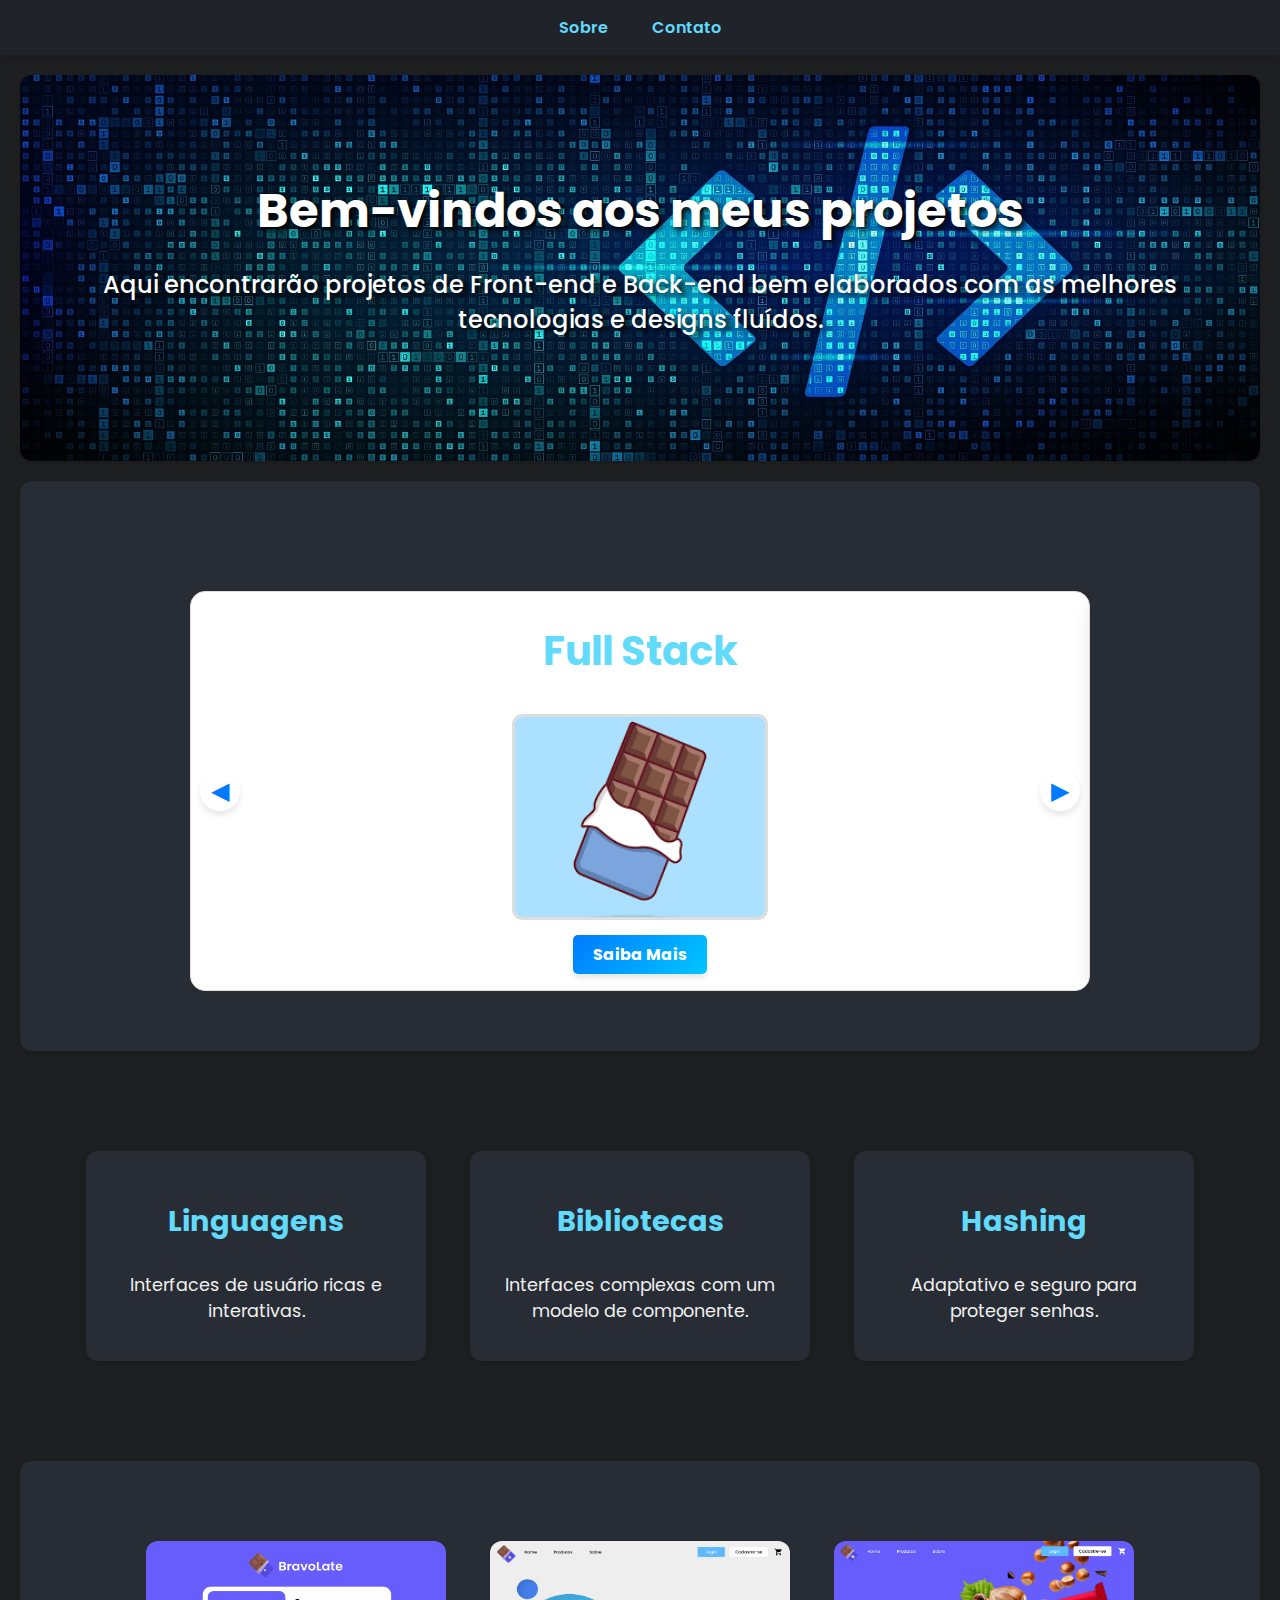
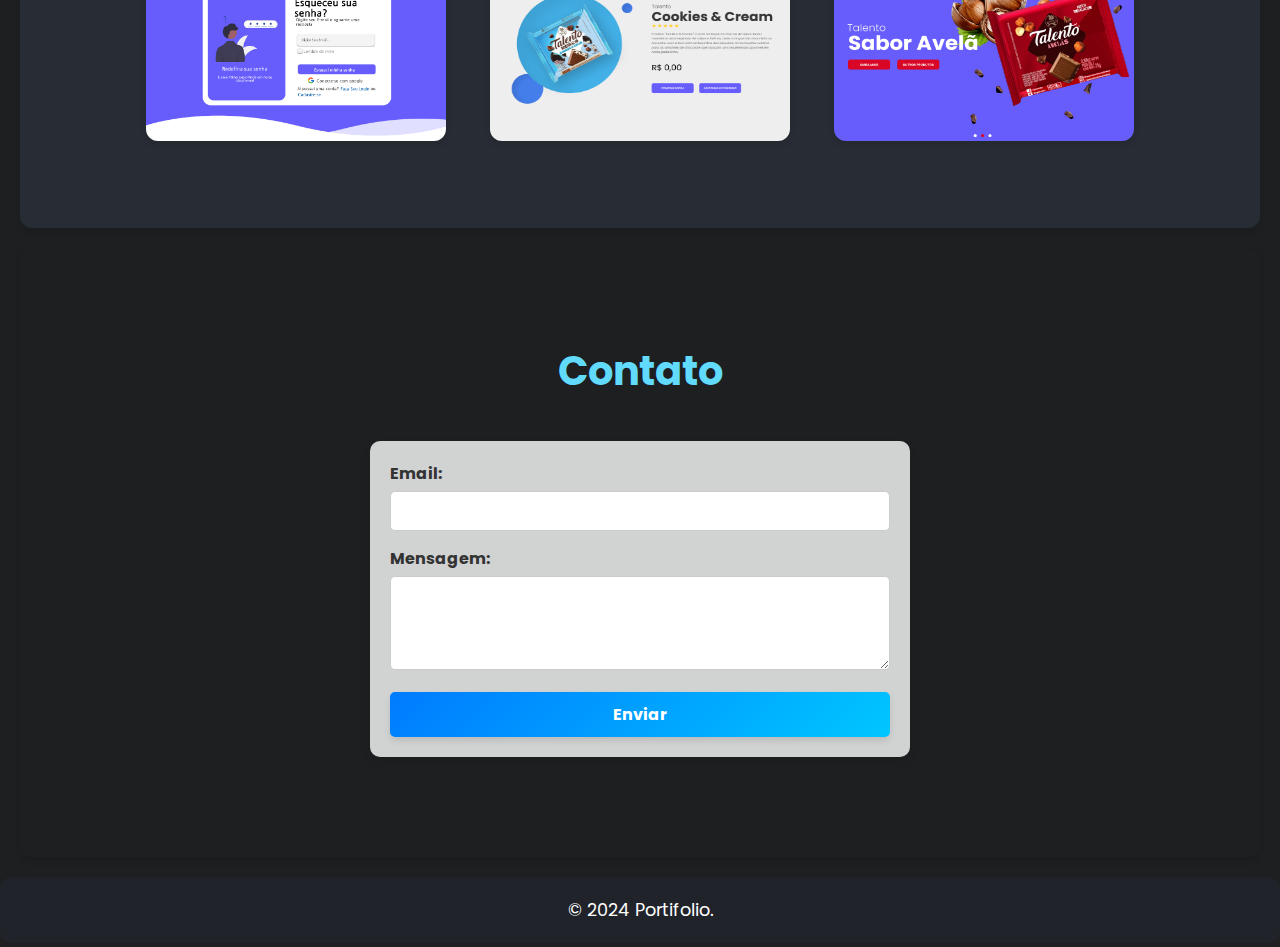
<file: Portifolio/index.html>
<!DOCTYPE html>
<html lang="pt-BR">

<head>
    <meta charset="UTF-8">
    <meta name="viewport" content="width=device-width, initial-scale=1.0">
    <link rel="preconnect" href="https://fonts.googleapis.com">
    <link rel="preconnect" href="https://fonts.gstatic.com" crossorigin>
    <link href="https://fonts.googleapis.com/css2?family=Roboto:wght@400;500;700&display=swap" rel="stylesheet">
    <link rel="preconnect" href="https://fonts.googleapis.com">
    <link rel="preconnect" href="https://fonts.gstatic.com" crossorigin>
    <link href="https://fonts.googleapis.com/css2?family=Poppins:wght@400;500;600;700&display=swap" rel="stylesheet">
    <title>Portifólio</title>
    <link rel="stylesheet" href="styles.css">
</head>

<body>
    <header>
        <nav>
            <ul>
                <li><a href="#about">Sobre</a></li>
                <li><a href="#contact">Contato</a></li>
            </ul>
        </nav>
    </header>

    <section id="home" class="hero-section">
        <h1>Bem-vindos aos meus projetos</h1>
        <p> Aqui encontrarão projetos de Front-end e Back-end bem
            elaborados com as melhores tecnologias e designs fluídos.</p>
    </section>

    <section id="about" class="about-section">
        <div class="carousel">
            <button class="prev">&#9664;</button>
            <div class="card-wrapper">
                <div class="card-container">
                    <div class="card">
                        <h2>Full Stack</h2>
                        <img src="./img/bravolate.png" alt="projetofullstack">
                        <a href="./fullstack/index.html" class="btn">Saiba Mais</a>
                    </div>
                    <div class="card">
                        <h2>Over Night</h2>
                        <img src="./img/overnightloja.png" alt="overnightloja">
                        <a href="./overnight/index.html" class="btn">Saiba Mais</a>
                    </div>
                    <div class="card">
                        <h2>Projeto Web</h2>
                        <img src="./img/projetoweb.png" alt="projetoweb">
                        <a href="./projetoweb/index.html" class="btn">Saiba Mais</a>
                    </div>
                    <div class="card">
                        <h2>Car Crash</h2>
                        <img src="./img/carcrashplay.jpg" alt="jogodecarro">
                        <a href="./carcrash/index.html" class="btn">Saiba Mais</a>
                    </div>
                    <div class="card">
                        <h2>Pizzaria</h2>
                        <img src="./img/pizzaria.jfif" alt="pizzaria">
                        <a href="./pizzaria/index.html" class="btn">Saiba Mais</a>
                    </div>
                    <div class="card">
                        <h2>Projeto JS</h2>
                        <img src="./img/projetojs.jpg" alt="projetojs">
                        <a href="./projetojs/index.html" class="btn">Saiba Mais</a>
                    </div>
                    <div class="card">
                        <h2>App Play</h2>
                        <img src="./img/appplay.png" alt="appplay">
                        <a href="./appplay/index.html" class="btn">Saiba Mais</a>
                    </div>
                </div>
            </div>
            <button class="next">&#9654;</button>
        </div>
    </section>

    <section id="features" class="features-section">
        <div class="feature-card">
            <h3>Linguagens</h3>
            <p>Interfaces de usuário ricas e interativas.</p>
        </div>
        <div class="feature-card">
            <h3>Bibliotecas</h3>
            <p>Interfaces complexas com um modelo de componente.</p>
        </div>
        <div class="feature-card">
            <h3>Hashing</h3>
            <p> Adaptativo e seguro para proteger senhas.</p>
        </div>
    </section>

    <section id="screenshots" class="screenshots-section">
        <div class="screenshot-card">
            <img src="./img/bravolate4.png" alt="Screenshot 1">
        </div>
        <div class="screenshot-card">
            <img src="./img/bravolate5.png" alt="Screenshot 2">
        </div>
        <div class="screenshot-card">
            <img src="./img/bravolate2.png" alt="Screenshot 3">
        </div>
    </section>

    <section id="contact" class="contact-section">
        <h2>Contato</h2>
        <div class="contact-form">
            <form action="mailto:gabriellyemilypinheiro@gmail.com" method="POST" enctype="text/plain">
                <label for="email">Email:</label>
                <input type="email" id="email" name="email" required>
    
                <label for="message">Mensagem:</label>
                <textarea id="message" name="message" rows="4" required></textarea>
    
                <button type="submit">Enviar</button>
            </form>
        </div>
    </section>

    <footer>
        <p>&copy; 2024 Portifolio.</p>
    </footer>

    <script src="./script.js"></script>
</body>

</html>
</file>
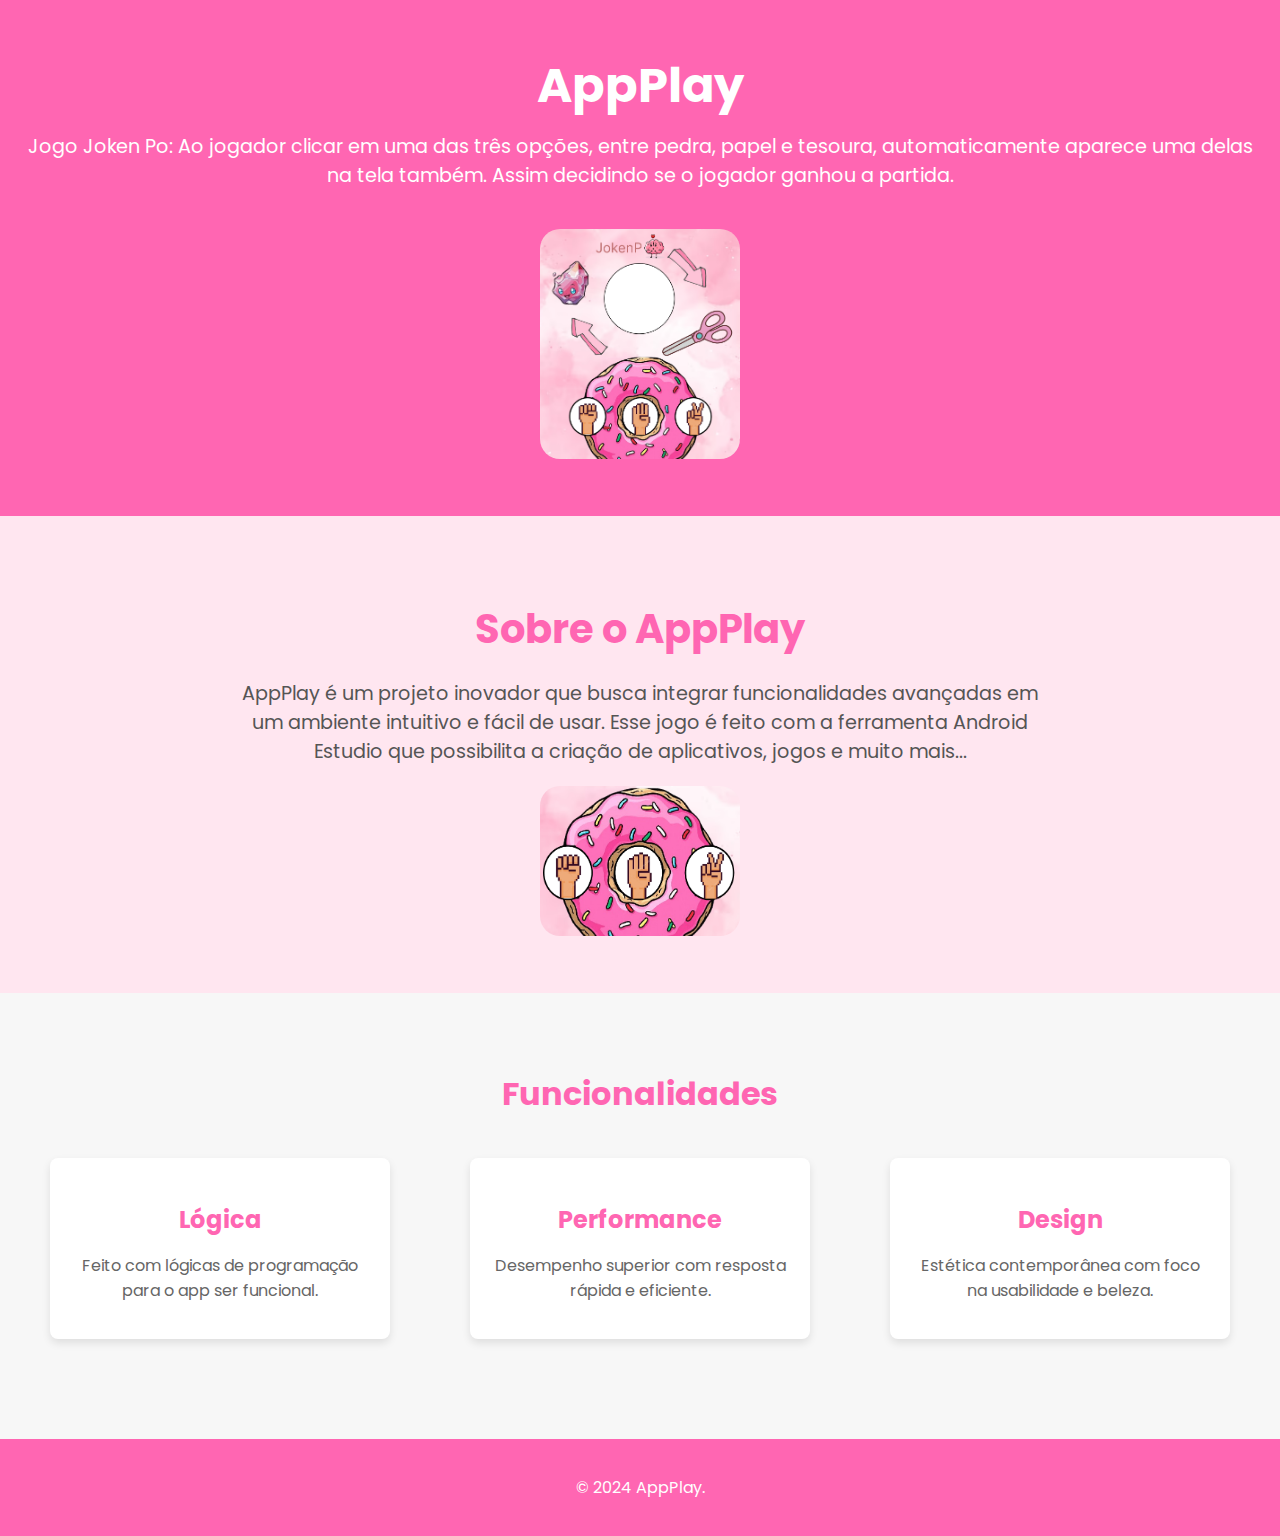
<file: Portifolio/appplay/index.html>
<!DOCTYPE html>
<html lang="pt-BR">
<head>
    <meta charset="UTF-8">
    <meta name="viewport" content="width=device-width, initial-scale=1.0">
    <link rel="preconnect" href="https://fonts.googleapis.com">
    <link rel="preconnect" href="https://fonts.gstatic.com" crossorigin>
    <link href="https://fonts.googleapis.com/css2?family=Poppins:wght@400;500;600;700&display=swap" rel="stylesheet">
    <title>AppPlay - Apresentação do Projeto</title>
    <link rel="stylesheet" href="./styles.css">
</head>
<body>
    <header class="header">
        <h1>AppPlay</h1>
        <p>Jogo Joken Po: Ao jogador clicar em uma das três opções, entre pedra, papel e tesoura, automaticamente aparece uma delas na tela também. Assim decidindo se o jogador ganhou a partida.</p>
        <img class="img1" src="../img/appplay2.png" alt="">   </header>
    

    <section class="hero-section">
        <div class="hero-content">
            <h2>Sobre o AppPlay</h2>
            <p>AppPlay é um projeto inovador que busca integrar funcionalidades avançadas em um ambiente intuitivo e fácil de usar. Esse jogo é feito com a ferramenta Android Estudio que possibilita a criação de aplicativos, jogos e muito mais...</p>
        </div>
        <img src="../img/appplay.png" alt="">
    </section>

    <section class="features-section">
        <h2>Funcionalidades</h2>
        <div class="features-container">
            <div class="feature-card">
                <h3>Lógica</h3>
                <p>Feito com lógicas de programação para o app ser funcional.</p>
            </div>
            <div class="feature-card">
                <h3>Performance</h3>
                <p>Desempenho superior com resposta rápida e eficiente.</p>
            </div>
            <div class="feature-card">
                <h3>Design</h3>
                <p>Estética contemporânea com foco na usabilidade e beleza.</p>
            </div>
        </div>
        
    </section>

    <footer>
        <p>&copy; 2024 AppPlay.</p>
    </footer>
</body>
</html>
</file>
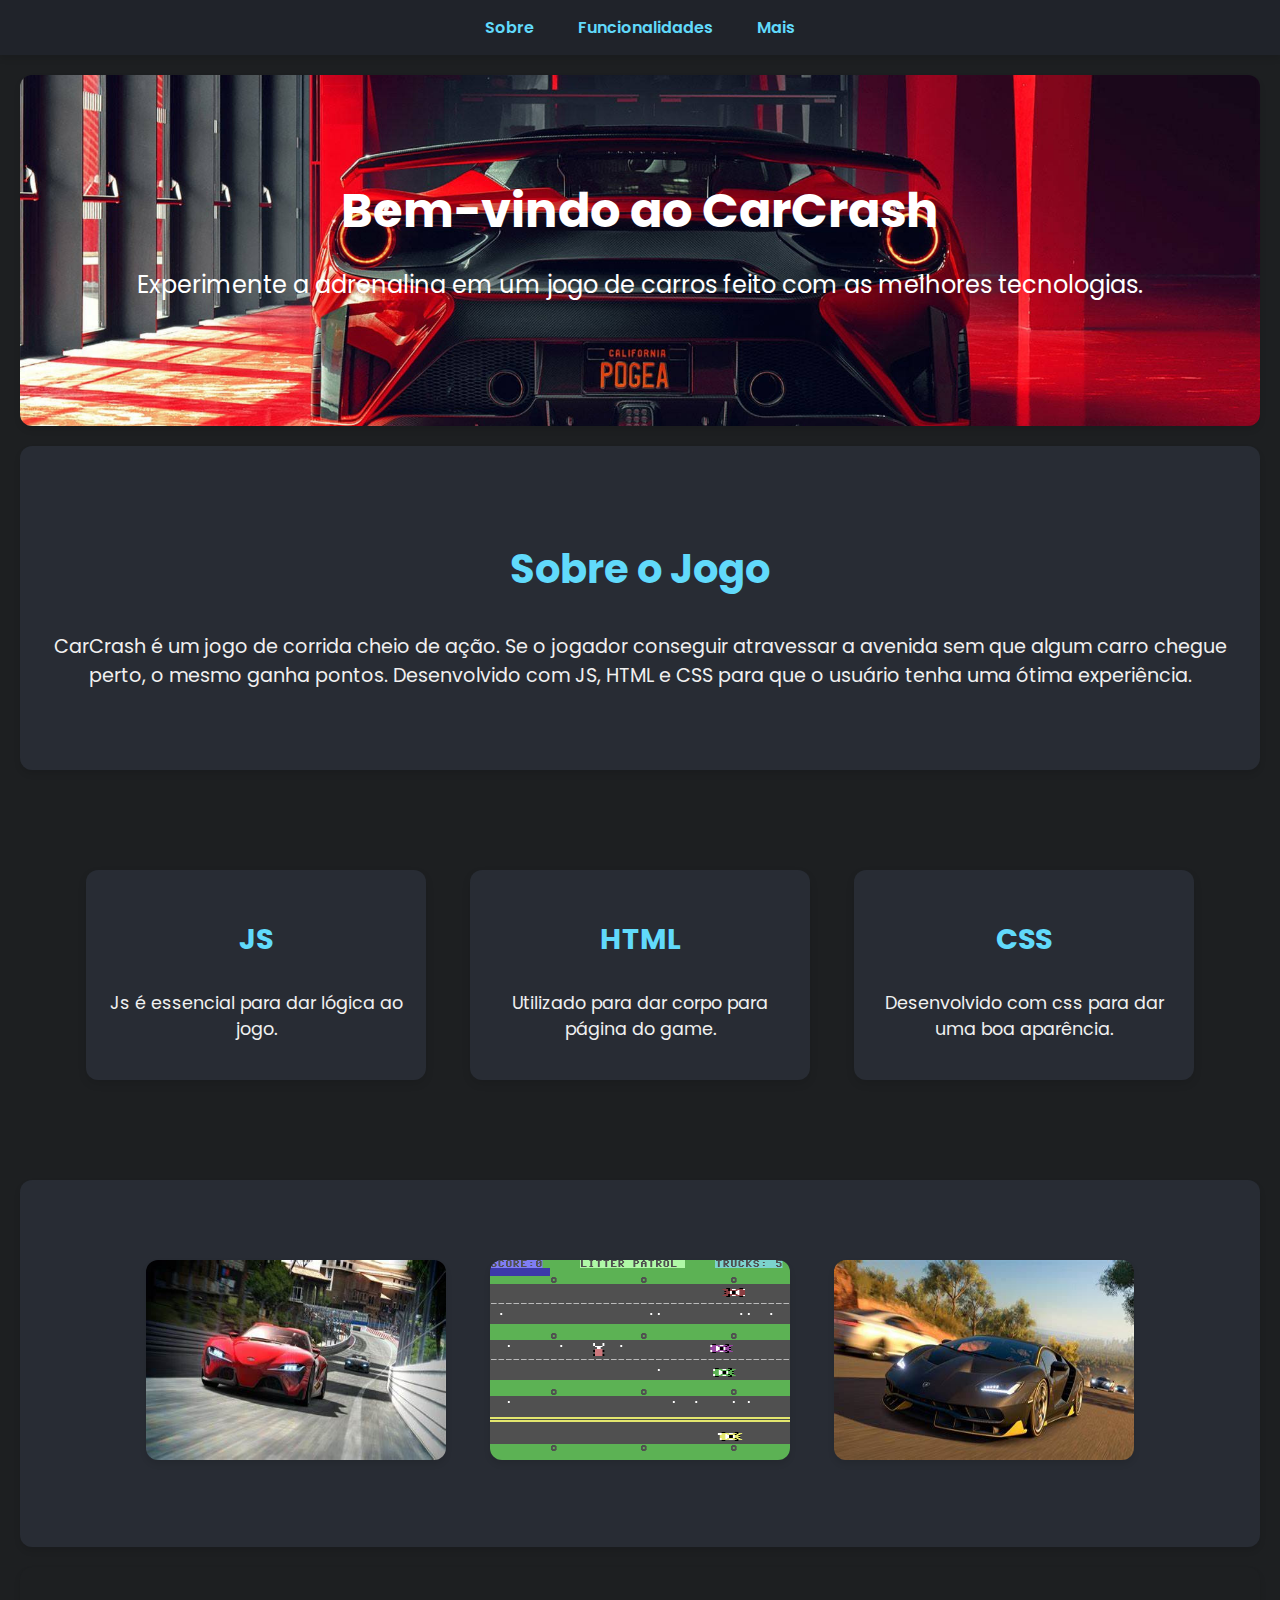
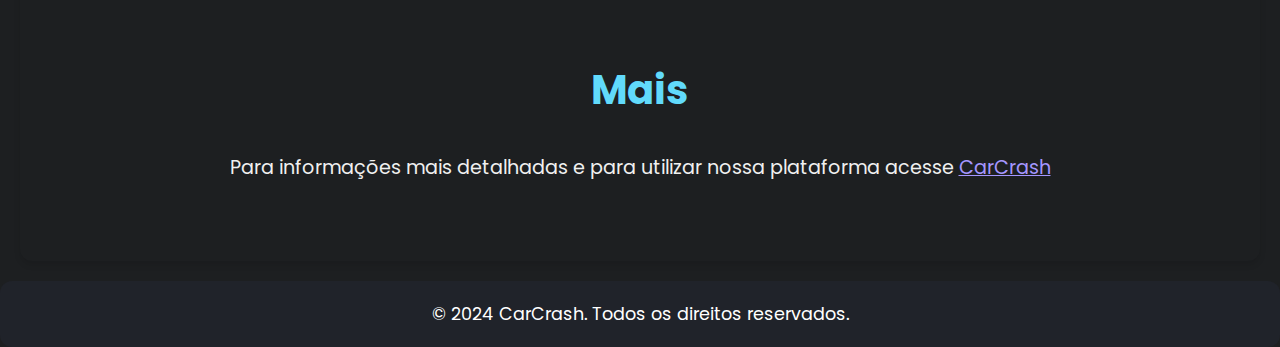
<file: Portifolio/carcrash/index.html>
<!DOCTYPE html>
<html lang="pt-BR">

<head>
    <meta charset="UTF-8">
    <meta name="viewport" content="width=device-width, initial-scale=1.0">
    <link rel="preconnect" href="https://fonts.googleapis.com">
    <link rel="preconnect" href="https://fonts.gstatic.com" crossorigin>
    <link href="https://fonts.googleapis.com/css2?family=Roboto:wght@400;500;700&display=swap" rel="stylesheet">
    <link rel="preconnect" href="https://fonts.googleapis.com">
    <link rel="preconnect" href="https://fonts.gstatic.com" crossorigin>
    <link href="https://fonts.googleapis.com/css2?family=Poppins:wght@400;500;600;700&display=swap" rel="stylesheet">
    <title>CarCrash - Jogo de Carros</title>
    <link rel="stylesheet" href="./styles.css">
</head>

<body>
    <header>
        <nav>
            <ul>
                <li><a href="#about">Sobre</a></li>
                <li><a href="#features">Funcionalidades</a></li>
                <li><a href="#contact">Mais</a></li>
            </ul>
        </nav>
    </header>

    <section id="home" class="hero-section">
        <h1>Bem-vindo ao CarCrash</h1>
        <p>Experimente a adrenalina em um jogo de carros feito com as melhores tecnologias.</p>
    </section>

    <section id="about" class="about-section">
        <h2>Sobre o Jogo</h2>
        <p>CarCrash é um jogo de corrida cheio de ação. Se o jogador conseguir atravessar a avenida sem que algum carro chegue perto,
             o mesmo ganha pontos. Desenvolvido com JS, HTML e CSS para que o usuário tenha uma ótima experiência.</p>
    </section>

    <section id="features" class="features-section">
        <div class="feature-card">
            <h3>JS</h3>
            <p>Js é essencial para dar lógica ao jogo.</p>
        </div>
        <div class="feature-card">
            <h3>HTML</h3>
            <p>Utilizado para dar corpo para página do game.</p>
        </div>
        <div class="feature-card">
            <h3>CSS</h3>
            <p>Desenvolvido com css para dar uma boa aparência.</p>
        </div>
    </section>

    <section id="screenshots" class="screenshots-section">
        <div class="screenshot-card">
            <img src="../img/jogodecarro2.jfif" alt="Screenshot 1">
        </div>
        <div class="screenshot-card">
            <img src="../img/jogocarro.png" alt="Screenshot 2">
        </div>
        <div class="screenshot-card">
            <img src="../img/jogodecarro3.jfif" alt="Screenshot 3">
        </div>
    </section>

    <section id="contact" class="contact-section">
        <h2>Mais</h2>
        <p>Para informações mais detalhadas e para utilizar nossa plataforma acesse <a
                href="https://github.com/Gabyemily13/Jogo" target="_blank" class="github-link">CarCrash</a></p>
    </section>

    <footer>
        <p>&copy; 2024 CarCrash. Todos os direitos reservados.</p>
    </footer>
</body>

</html>
</file>
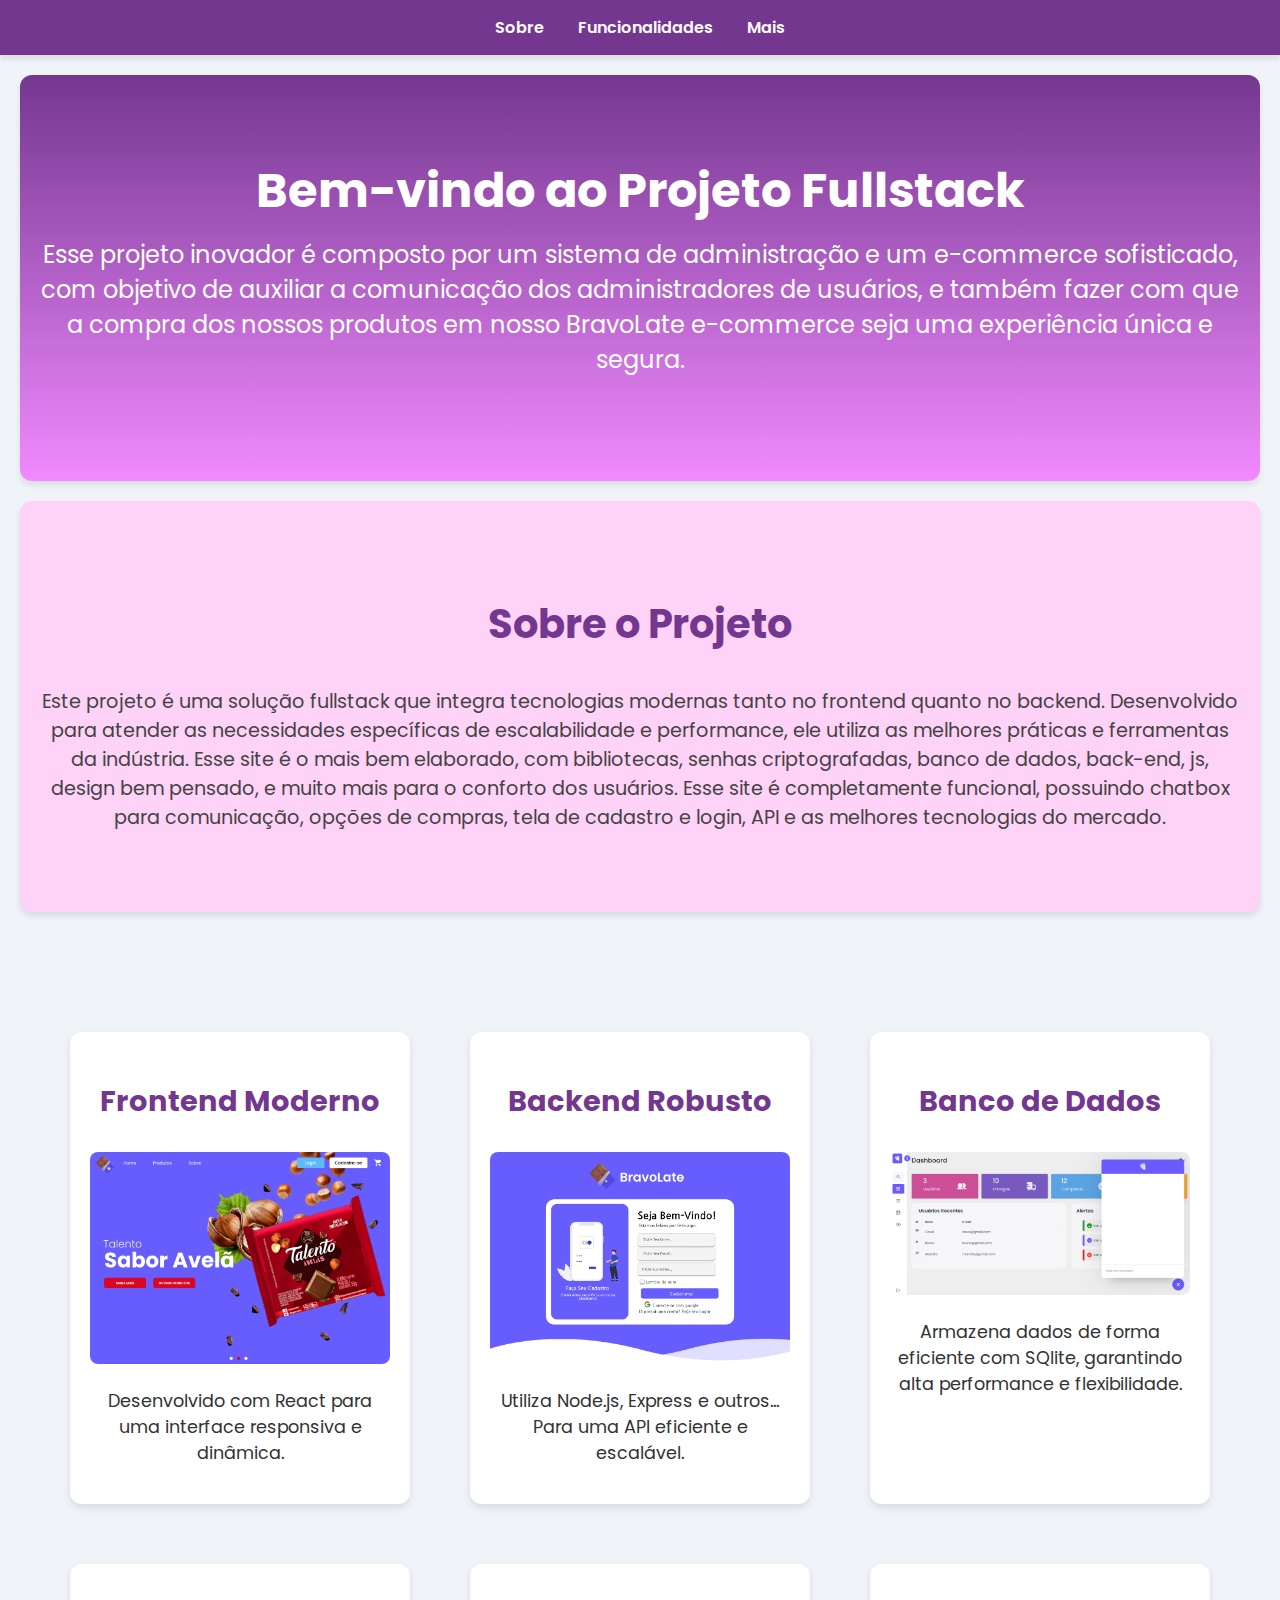
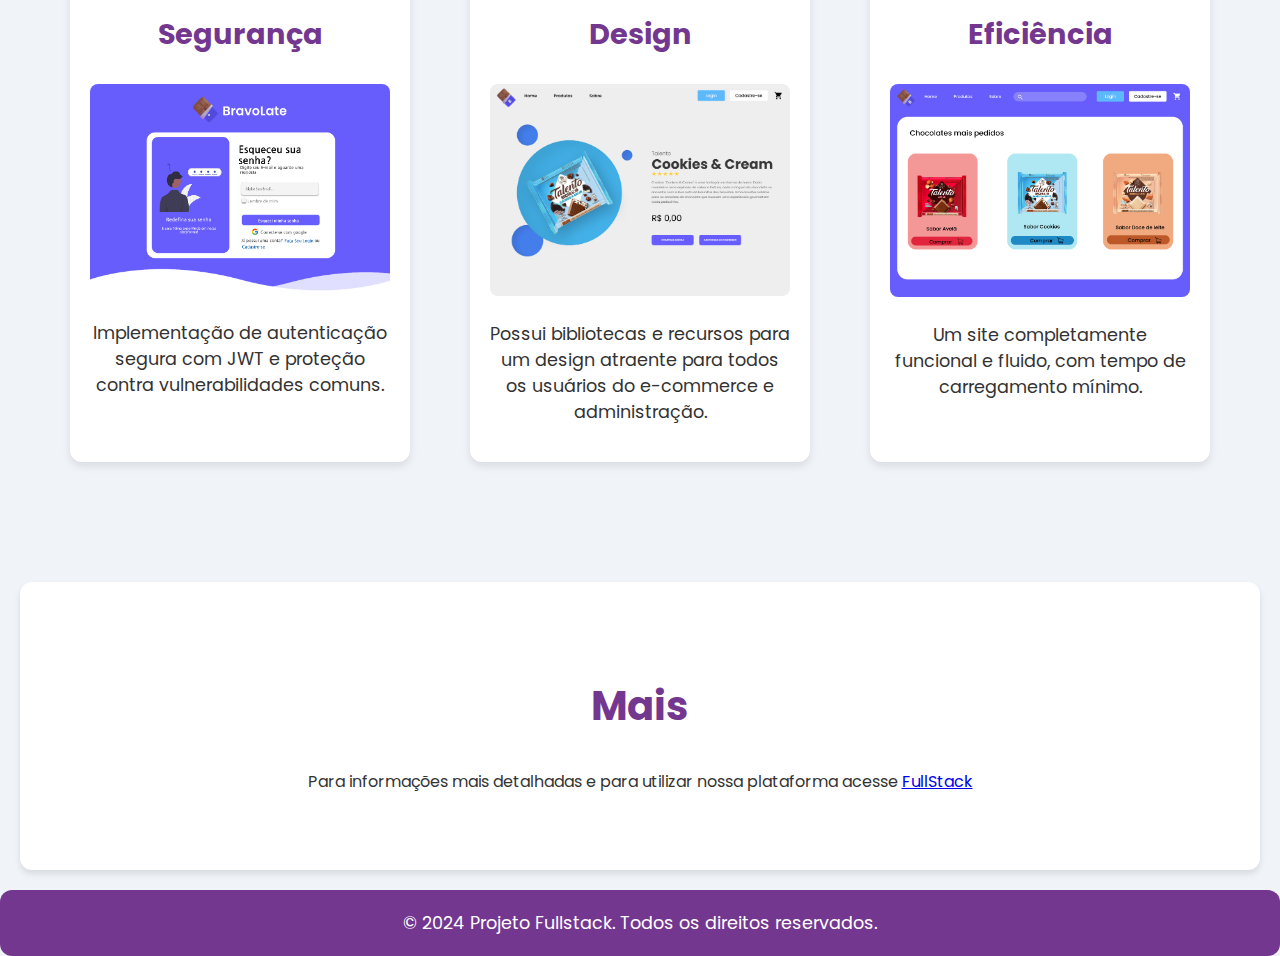
<file: Portifolio/fullstack/index.html>
<!DOCTYPE html>
<html lang="pt-BR">

<head>
    <meta charset="UTF-8">
    <meta name="viewport" content="width=device-width, initial-scale=1.0">
    <link rel="preconnect" href="https://fonts.googleapis.com">
    <link rel="preconnect" href="https://fonts.gstatic.com" crossorigin>
    <link href="https://fonts.googleapis.com/css2?family=Poppins:wght@400;500;600;700&display=swap" rel="stylesheet">
    <title>Projeto Fullstack</title>
    <link rel="stylesheet" href="./styles.css">
</head>

<body>
    <header>
        <nav>
            <ul>
                <li><a href="#about">Sobre</a></li>
                <li><a href="#features">Funcionalidades</a></li>
                <li><a href="#team">Mais</a></li>
            </ul>
        </nav>
    </header>

    <section id="home" class="hero-section">
        <h1>Bem-vindo ao Projeto Fullstack</h1>
        <p>Esse projeto inovador é composto por um sistema de administração e um e-commerce sofisticado, com objetivo de
            auxiliar a comunicação dos administradores de usuários, e também fazer com que a compra dos nossos produtos
            em nosso BravoLate e-commerce seja uma experiência única e segura.</p>
    </section>

    <section id="about" class="about-section">
        <h2>Sobre o Projeto</h2>
        <p>Este projeto é uma solução fullstack que integra tecnologias modernas tanto no frontend quanto no backend.
            Desenvolvido para atender as necessidades específicas de escalabilidade e performance, ele utiliza as
            melhores práticas e ferramentas da indústria. Esse site é o mais bem elaborado, com bibliotecas, senhas
            criptografadas, banco de dados, back-end, js, design bem pensado, e muito mais para o conforto dos usuários.
            Esse site é completamente funcional, possuindo chatbox para comunicação, opções de compras, tela de cadastro
            e login, API e as melhores tecnologias do mercado.</p>
    </section>

    <section id="features" class="features-section">
        <div class="feature-card">
            <h3>Frontend Moderno</h3>
            <img src="../img/bravolate2.png" alt="">
            <p>Desenvolvido com React para uma interface responsiva e dinâmica.</p>
        </div>
        <div class="feature-card">
            <h3>Backend Robusto</h3>
            <img src="../img/barvolate1.png" alt="">
            <p>Utiliza Node.js, Express e outros... Para uma API eficiente e escalável.</p>
        </div>
        <div class="feature-card">
            <h3>Banco de Dados</h3>
            <img class="img2" src="../img/bravolate3.png" alt="">
            <p>Armazena dados de forma eficiente com SQlite, garantindo alta performance e flexibilidade.</p>
        </div>
        <div class="feature-card">
            <h3>Segurança</h3>
            <img src="../img/bravolate4.png" alt="">
            <p>Implementação de autenticação segura com JWT e proteção contra vulnerabilidades comuns.</p>
        </div>
        <div class="feature-card">
            <h3>Design</h3>
            <img src="../img/bravolate5.png" alt="">
            <p>Possui bibliotecas e recursos para um design atraente para todos os usuários do e-commerce e
                administração.</p>
        </div>
        <div class="feature-card">
            <h3>Eficiência</h3>
            <img src="../img/bravolate6.png" alt="">
            <p>Um site completamente funcional e fluido, com tempo de carregamento mínimo.</p>
        </div>
    </section>

    <section id="team" class="team-section">
        <h2>Mais</h2>
        <div class="team">
            <p>Para informações mais detalhadas e para utilizar nossa plataforma acesse <a
                    href="https://github.com/Gabyemily13/SISTEMA" target="_blank" class="github-link">FullStack</a></p>
        </div>
    </section>

    <footer>
        <p>&copy; 2024 Projeto Fullstack. Todos os direitos reservados.</p>
    </footer>
</body>

</html>
</file>
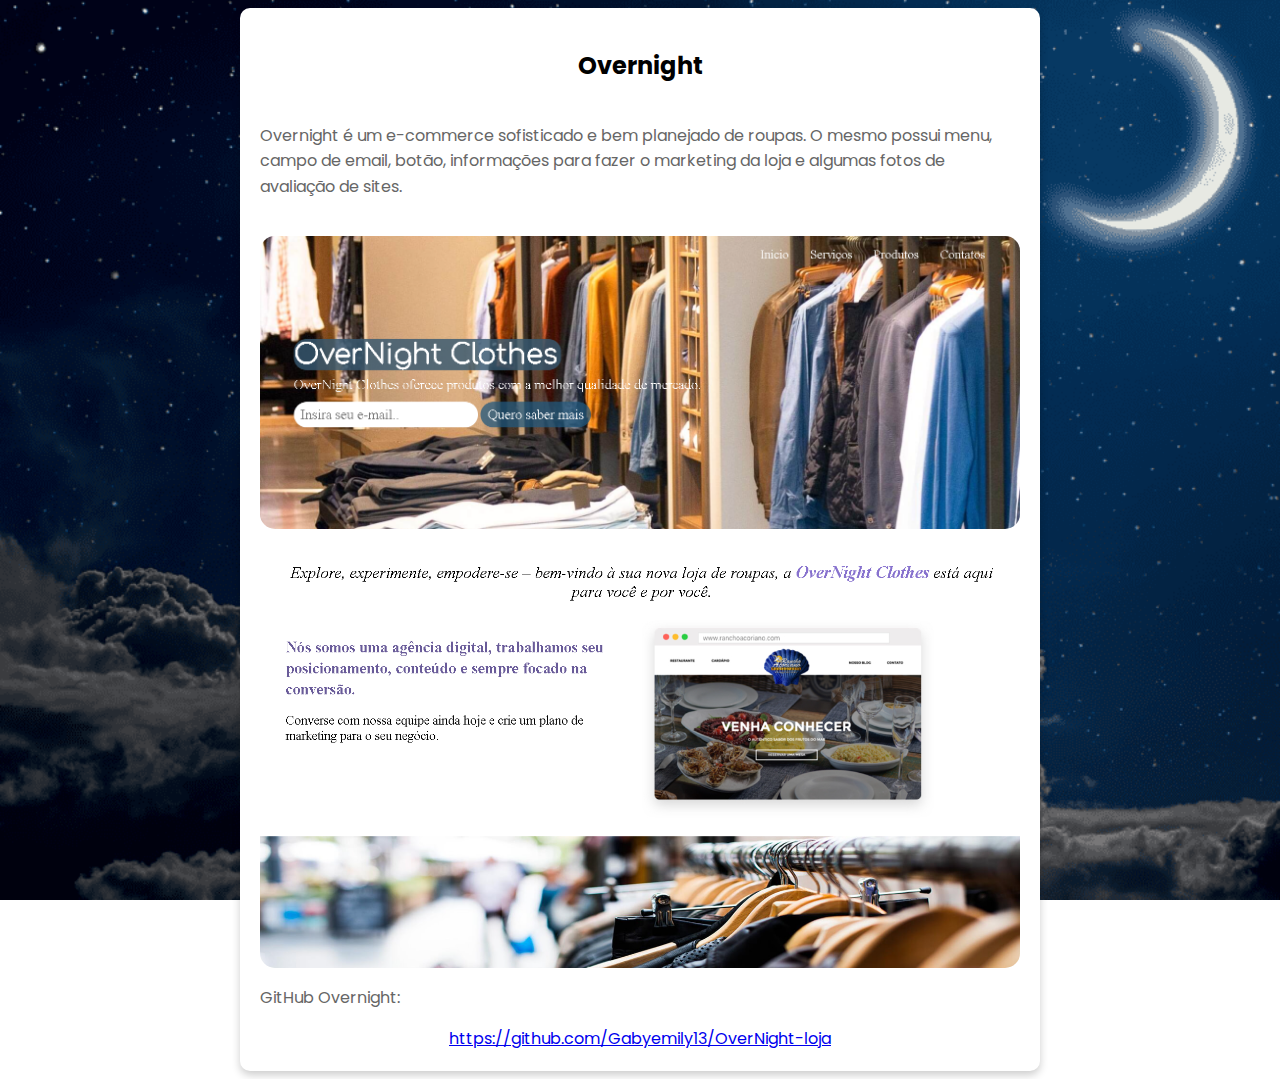
<file: Portifolio/overnight/index.html>
<!DOCTYPE html>
<html lang="pt-br">

<head>
    <meta charset="UTF-8">
    <meta name="viewport" content="width=device-width, initial-scale=1.0">
    <link href="https://fonts.googleapis.com/css2?family=Poppins:wght@100;200;300;400;500;600;700;800;900&display=swap" rel="stylesheet">
    <link rel="stylesheet" href="./styles.css">
    <title>OverNight commerce</title>
</head>

<body>
    <div class="card">
        <div class="card-header">
            <h2>Overnight</h2>
        </div>
        <p> Overnight é um e-commerce sofisticado e bem planejado de roupas. O mesmo possui menu, campo de email, botão, informações para fazer o marketing da loja e algumas fotos de avaliação de sites. 
        </p>
        <img src="../img/overnightimg1.png" alt="background" class="card-image">
        <img src="../img/overnightimg2.png" alt="background" class="card-image">
        <p>GitHub Overnight:</p> <a href="https://github.com/Gabyemily13/OverNight-loja" target="_blank" class="github-link">https://github.com/Gabyemily13/OverNight-loja</a>
    </div>
</body>

</html>
</file>
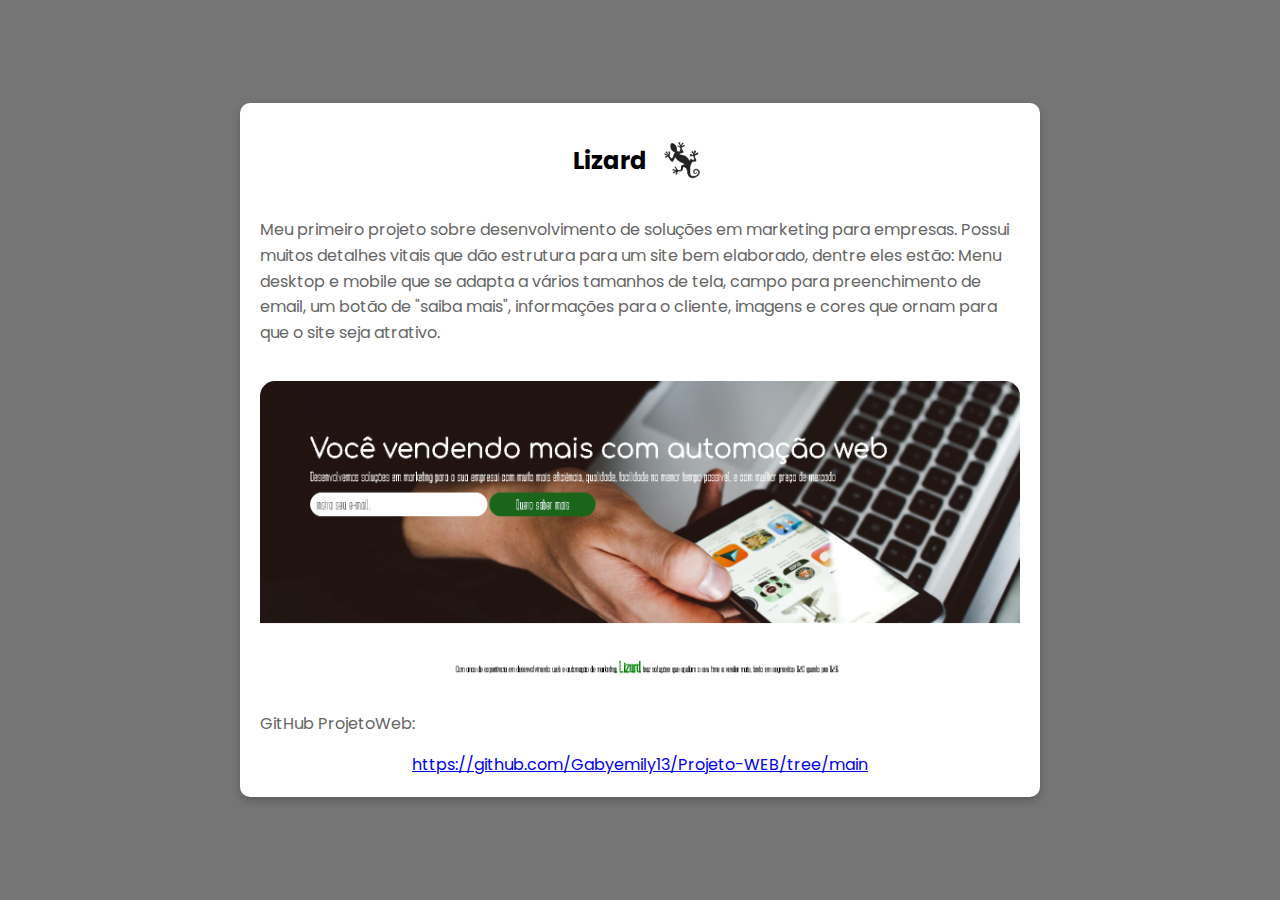
<file: Portifolio/projetoweb/index.html>
<!DOCTYPE html>
<html lang="pt-br">

<head>
    <meta charset="UTF-8">
    <meta name="viewport" content="width=device-width, initial-scale=1.0">
    <link href="https://fonts.googleapis.com/css2?family=Poppins:wght@100;200;300;400;500;600;700;800;900&display=swap" rel="stylesheet">
    <link rel="stylesheet" href="./styles.css">
    <title>Projeto Web</title>
</head>

<body>
    <div class="card">
        <div class="card-header">
            <h2>Lizard</h2>
            <img src="../img/ff-removebg-preview.png" alt="lizard" class="card-logo">
        </div>
        <p> Meu primeiro projeto sobre desenvolvimento de soluções em marketing para empresas. Possui muitos detalhes
            vitais que dão estrutura para um site bem elaborado, dentre eles estão:
            Menu desktop e mobile que se adapta a vários tamanhos de tela, campo para preenchimento de email, um botão
            de "saiba mais",
            informações para o cliente, imagens e cores que ornam para que o site seja atrativo.
        </p>
        <img src="../img/lizardfundo.png" alt="background" class="card-image">

        <p>GitHub ProjetoWeb:</p> <a href="https://github.com/Gabyemily13/Projeto-WEB/tree/main" target="_blank" class="github-link">https://github.com/Gabyemily13/Projeto-WEB/tree/main</a>
    </div>
</body>

</html>
</file>
<file: Portifolio/styles.css>
/* Estilo global */
body {
    font-family: "Poppins";
    margin: 0;
    padding: 0;
    background-color: #1d1f21;
    color: #f0f0f0;
}

/* Cabeçalho */
header {
    background-color: #20232a;
    padding: 15px 0;
    box-shadow: 0 4px 6px rgba(0, 0, 0, 0.1);
}

nav ul {
    list-style: none;
    padding: 0;
    text-align: center;
    margin: 0;
}

nav ul li {
    display: inline;
    margin: 0 20px;
}

nav a {
    color: #61dafb;
    text-decoration: none;
    font-weight: 600;
    transition: color 0.3s ease;
}

nav a:hover {
    color: #21a1f1;
}

/* Seção Hero */
.hero-section {
    background: url('./img/FUNDO.jpg') no-repeat center center;
    background-size: cover;
    color: white;
    text-align: center;
    padding: 100px 20px;
    background-clip: padding-box;
    border-radius: 12px;
    margin: 20px;
    box-shadow: 0 4px 6px rgba(0, 0, 0, 0.1);
}

.hero-section h1 {
    font-size: 3em;
    margin: 0;
    text-shadow: 3px 3px 6px rgb(0, 0, 0); 
}

.hero-section p {
    font-size: 1.5em;
    margin-top: 20px;
    font-weight: 500;
    text-shadow: 6px 3px 6px rgb(0, 0, 0); 
}

/* Seção Sobre */
.about-section {
    padding: 60px 20px;
    text-align: center;
    background-color: #282c34;
    margin: 20px;
    border-radius: 12px;
    box-shadow: 0 4px 6px rgba(0, 0, 0, 0.1);
}

.about-section h2 {
    font-size: 2.5em;
    color: #61dafb;
}

.about-section p {
    font-size: 1.2em;
    color: #f0f0f0;
}

/* Seção Funcionalidades */
.features-section {
    padding: 60px 20px;
    text-align: center;
    background-color: #1d1f21;
}

.features-section h2 {
    font-size: 2.5em;
    color: #61dafb;
}

.feature-card {
    background-color: #282c34;
    border-radius: 12px;
    box-shadow: 0 4px 8px rgba(0, 0, 0, 0.1);
    padding: 20px;
    margin: 20px;
    max-width: 300px;
    display: inline-block;
    text-align: center;
    transition: transform 0.3s ease, box-shadow 0.3s ease;
}

.feature-card:hover {
    transform: translateY(-5px);
    box-shadow: 0 8px 16px rgba(0, 0, 0, 0.15);
}

.feature-card h3 {
    font-size: 1.8em;
    color: #61dafb;
}

.feature-card p {
    font-size: 1.1em;
    color: #f0f0f0;
}

/* Seção Imagens */
.screenshots-section {
    padding: 60px 20px;
    text-align: center;
    background-color: #282c34;
    margin: 20px;
    border-radius: 12px;
    box-shadow: 0 4px 6px rgba(0, 0, 0, 0.1);
}

.screenshot-card {
    display: inline-block;
    margin: 20px;
}

.screenshot-card img {
    border-radius: 12px;
    max-width: 100%;
    box-shadow: 0 4px 6px rgba(0, 0, 0, 0.1);
}

/* Seção Contato */
.contact-section {
    padding: 60px 20px;
    text-align: center;
    background-color: #1d1f21;
    margin: 20px;
    border-radius: 12px;
    box-shadow: 0 4px 6px rgba(0, 0, 0, 0.1);
}

.contact-section h2 {
    font-size: 2.5em;
    color: #61dafb;
}

.contact-section p {
    font-size: 1.2em;
    color: #f0f0f0;
}

/* Rodapé */
footer {
    background-color: #20232a;
    color: white;
    text-align: center;
    padding: 20px 0;
    margin-top: 20px;
    border-radius: 12px;
}

footer p {
    margin: 0;
    font-size: 1.1em;
}

footer a {
    color: #61dafb;
    text-decoration: none;
    font-weight: 600;
    transition: color 0.3s ease;
}

footer a:hover {
    color: white;
}

p a{
    color: #a496ff;
}

img{
    width: 300px;
    height: 200px;
}

/* Container do carrossel */
.carousel {
    display: flex;
    align-items: center;
    position: relative;
    width: 90%;
    max-width: 900px;
    margin: 50px auto 0; /* Adiciona uma margem superior de 100px */
    /* Centraliza o carrossel horizontalmente */
}

/* Container que limita a visualização de um card por vez */
.card-wrapper {
    overflow: hidden;
    width: 100%;
}

.card-container {
    display: flex;
    transition: transform 0.5s ease;
    /* Suaviza o movimento do carrossel */
}

/* Estilo do card */
.card {
    background-color: #ffffff;
    border: 1px solid #e0e0e0;
    border-radius: 15px;
    padding: 15px;
    text-align: center;
    font-weight: bold;
    color: #333;
    height: 400px;
    flex: 0 0 100%;
    box-shadow: 0 6px 18px rgba(0, 0, 0, 0.1);
    box-sizing: border-box;
    display: flex;
    flex-direction: column;
    justify-content: center;
    align-items: center;
    overflow: hidden;
    transition: transform 0.3s ease, box-shadow 0.3s ease;
}

.card img {
    border: 3px solid #ddd;
    width: 100%;
    height: auto;
    max-width: 250px;
    max-height: 200px;
    object-fit: cover;
    border-radius: 10px;
    margin-bottom: 15px;
    transition: transform 0.3s ease;
}

.card img:hover {
    border-color: #007bff;
    transform: scale(1.05);
    /* Aumenta a imagem em 5% */
}

button.prev,
button.next {
    background-color: rgba(255, 255, 255, 0.7);
    color: #007bff;
    border: none;
    border-radius: 50%;
    width: 40px;
    height: 40px;
    font-size: 24px;
    cursor: pointer;
    position: absolute;
    top: 50%;
    transform: translateY(-50%);
    transition: background-color 0.3s ease, transform 0.3s ease;
    z-index: 10;
    box-shadow: 0px 4px 6px rgba(0, 0, 0, 0.1);
}

button.prev {
    left: 10px;
    /* Posiciona o botão à esquerda */
}

button.next {
    right: 10px;
    /* Posiciona o botão à direita */
}

button.prev:hover,
button.next:hover {
    background-color: rgba(255, 255, 255, 0.9);
    transform: scale(1.1);
}

.btn {
    font-family: "Poppins", sans-serif;
    display: inline-block;
    padding: 7px 20px;
    background: linear-gradient(135deg, #007bff, #00c6ff);
    color: #fff;
    text-decoration: none;
    border-radius: 5px;
    font-size: 1rem;
    font-weight: bold;
    transition: background-color 0.3s ease, transform 0.2s ease-in-out;
    box-shadow: 0px 4px 6px rgba(0, 0, 0, 0.1);
    margin-bottom: 20px;
}

.btn:hover {
    background: linear-gradient(135deg, #0056b3, #0086ff);
    transform: translateY(-3px);
}

@media (max-width: 480px) {
    .card img {
        max-width: 140px;
        /* Reduz ainda mais a largura máxima da imagem */
        max-height: 110px;
        /* Reduz ainda mais a altura máxima da imagem */
    }
}

@media (max-width: 566px) {
    header h1 {
        font-size: 20px;
    }

    .description {
        font-size: 13px;
    }
}


/* Estilo para o formulário de contato */
.contact-form {
    background-color: rgba(255, 255, 255, 0.8);
    border-radius: 10px;
    padding: 20px;
    margin: 40px auto;
    width: 50%;
    max-width: 500px;
    box-shadow: 0 4px 8px rgba(0, 0, 0, 0.1);
    text-align: left;
    color: #333;
}

.contact-form h2 {
    font-family: 'Poppins', sans-serif;
    color: #007bff;
    font-size: 1.8rem;
    margin-bottom: 15px;
    text-align: center;
}

.contact-form label {
    display: block;
    font-size: 1rem;
    margin-bottom: 5px;
    font-weight: bold;
    color: #333;
}

.contact-form input,
.contact-form textarea {
    width: 100%;
    padding: 10px;
    margin-bottom: 15px;
    border-radius: 5px;
    border: 1px solid #ccc;
    font-size: 1rem;
    box-sizing: border-box;
}

.contact-form button {
    font-family: 'Poppins', sans-serif;
    background: linear-gradient(135deg, #007bff, #00c6ff);
    color: #fff;
    padding: 10px 20px;
    border: none;
    border-radius: 5px;
    font-size: 1rem;
    font-weight: bold;
    cursor: pointer;
    transition: background-color 0.3s ease, transform 0.2s ease-in-out;
    width: 100%;
    box-shadow: 0px 4px 6px rgba(0, 0, 0, 0.1);
    text-align: center;
}

.contact-form button:hover {
    background: linear-gradient(135deg, #0056b3, #0086ff);
    transform: translateY(-3px);
}
</file>
<file: Portifolio/appplay/styles.css>
/* Estilo global */
body {
    font-family: 'Poppins', Arial, sans-serif;
    margin: 0;
    padding: 0;
    background-color: #f7f7f7;
    color: #333;
}

/* Cabeçalho */
.header {
    background-color: #ff66b2;
    color: white;
    text-align: center;
    padding: 50px 20px;
}

.header h1 {
    font-size: 3em;
    margin: 0;
}

.header p {
    font-size: 1.2em;
    margin-top: 10px;
}

/* Seção principal */
.hero-section {
    background-color: #ffe6f0;
    padding: 50px 20px;
    text-align: center;
}

.hero-content h2 {
    font-size: 2.5em;
    color: #ff66b2;
    margin-bottom: 20px;
}

.hero-content p {
    font-size: 1.2em;
    max-width: 800px;
    margin: 0 auto;
    color: #555;
}

/* Seção de funcionalidades */
.features-section {
    padding: 50px 20px;
    text-align: center;
}

.features-section h2 {
    font-size: 2em;
    color: #ff66b2;
    margin-bottom: 40px;
}

.features-container {
    display: flex;
    justify-content: space-around;
    flex-wrap: wrap;
    gap: 20px;
}

.feature-card {
    background-color: #fff;
    border-radius: 8px;
    box-shadow: 0 4px 8px rgba(0, 0, 0, 0.1);
    padding: 20px;
    max-width: 300px;
    text-align: center;
}

.feature-card h3 {
    font-size: 1.5em;
    color: #ff66b2;
    margin-bottom: 10px;
}

.feature-card p {
    font-size: 1em;
    color: #666;
}

/* Rodapé */
footer {
    text-align: center;
    padding: 20px;
    background-color: #ff66b2;
    color: white;
    margin-top: 50px;
}

img{
    border-radius: 20px;
    width: 200px;
    height: 150px;
    margin-top: 20px;
}

.img1{
    width: 200px;
    height:  230px;
}

@media (max-width: 320px) {
    .features-section h2{
        font-size: 25px;
    }
}
</file>
<file: Portifolio/carcrash/styles.css>
/* Estilo global */
body {
    font-family: "Poppins";
    margin: 0;
    padding: 0;
    background-color: #1d1f21;
    color: #f0f0f0;
}

/* Cabeçalho */
header {
    background-color: #20232a;
    padding: 15px 0;
    box-shadow: 0 4px 6px rgba(0, 0, 0, 0.1);
}

nav ul {
    list-style: none;
    padding: 0;
    text-align: center;
    margin: 0;
}

nav ul li {
    display: inline;
    margin: 0 20px;
}

nav a {
    color: #61dafb;
    text-decoration: none;
    font-weight: 600;
    transition: color 0.3s ease;
}

nav a:hover {
    color: #21a1f1;
}

/* Seção Hero */
.hero-section {
    background: url('../img/sports-car-ferrari-red-aesthetic-p5z8rqi6637lswui.jpg') no-repeat center center;
    background-size: cover;
    color: white;
    text-align: center;
    padding: 100px 20px;
    background-clip: padding-box;
    border-radius: 12px;
    margin: 20px;
    box-shadow: 0 4px 6px rgba(0, 0, 0, 0.1);
}

.hero-section h1 {
    font-size: 3em;
    margin: 0;
}

.hero-section p {
    font-size: 1.5em;
    margin-top: 20px;
}

/* Seção Sobre */
.about-section {
    padding: 60px 20px;
    text-align: center;
    background-color: #282c34;
    margin: 20px;
    border-radius: 12px;
    box-shadow: 0 4px 6px rgba(0, 0, 0, 0.1);
}

.about-section h2 {
    font-size: 2.5em;
    color: #61dafb;
}

.about-section p {
    font-size: 1.2em;
    color: #f0f0f0;
}

/* Seção Funcionalidades */
.features-section {
    padding: 60px 20px;
    text-align: center;
    background-color: #1d1f21;
}

.features-section h2 {
    font-size: 2.5em;
    color: #61dafb;
}

.feature-card {
    background-color: #282c34;
    border-radius: 12px;
    box-shadow: 0 4px 8px rgba(0, 0, 0, 0.1);
    padding: 20px;
    margin: 20px;
    max-width: 300px;
    display: inline-block;
    text-align: center;
    transition: transform 0.3s ease, box-shadow 0.3s ease;
}

.feature-card:hover {
    transform: translateY(-5px);
    box-shadow: 0 8px 16px rgba(0, 0, 0, 0.15);
}

.feature-card h3 {
    font-size: 1.8em;
    color: #61dafb;
}

.feature-card p {
    font-size: 1.1em;
    color: #f0f0f0;
}

/* Seção Imagens */
.screenshots-section {
    padding: 60px 20px;
    text-align: center;
    background-color: #282c34;
    margin: 20px;
    border-radius: 12px;
    box-shadow: 0 4px 6px rgba(0, 0, 0, 0.1);
}

.screenshot-card {
    display: inline-block;
    margin: 20px;
}

.screenshot-card img {
    border-radius: 12px;
    max-width: 100%;
    box-shadow: 0 4px 6px rgba(0, 0, 0, 0.1);
}

/* Seção Contato */
.contact-section {
    padding: 60px 20px;
    text-align: center;
    background-color: #1d1f21;
    margin: 20px;
    border-radius: 12px;
    box-shadow: 0 4px 6px rgba(0, 0, 0, 0.1);
}

.contact-section h2 {
    font-size: 2.5em;
    color: #61dafb;
}

.contact-section p {
    font-size: 1.2em;
    color: #f0f0f0;
}

/* Rodapé */
footer {
    background-color: #20232a;
    color: white;
    text-align: center;
    padding: 20px 0;
    margin-top: 20px;
    border-radius: 12px;
}

footer p {
    margin: 0;
    font-size: 1.1em;
}

footer a {
    color: #61dafb;
    text-decoration: none;
    font-weight: 600;
    transition: color 0.3s ease;
}

footer a:hover {
    color: white;
}

p a{
    color: #a496ff;
}

img{
    width: 300px;
    height: 200px;
}
</file>
<file: Portifolio/fullstack/styles.css>
/* Estilo global */
body {
    font-family: 'Poppins', sans-serif;
    margin: 0;
    padding: 0;
    background-color: #f0f4f8; 
    color: #333;
}

/* Cabeçalho */
header {
    background-color: #743790;
    color: white;
    padding: 15px 0;
    box-shadow: 0 4px 6px rgba(0, 0, 0, 0.1);
}

nav ul {
    list-style: none;
    padding: 0;
    text-align: center;
    margin: 0;
}

nav ul li {
    display: inline;
    margin: 0 15px;
}

nav a {
    color: white;
    text-decoration: none;
    font-weight: 600;
    transition: color 0.3s ease;
}

nav a:hover {
    color: #95d5b2;
}

/* Seção Hero */
.hero-section {
    background: linear-gradient(180deg, #743790 0%, #f18aff 100%);
    color: white;
    text-align: center;
    padding: 80px 20px;
    background-clip: padding-box;
    border-radius: 12px;
    margin: 20px;
    box-shadow: 0 4px 6px rgba(0, 0, 0, 0.1);
}

.hero-section h1 {
    font-size: 3em;
    margin: 0;
}

.hero-section p {
    font-size: 1.5em;
    margin-top: 10px;
}

/* Seção Sobre */
.about-section {
    padding: 60px 20px;
    text-align: center;
    background-color: #ffffff;
    margin: 20px;
    border-radius: 12px;
    box-shadow: 0 4px 6px rgba(0, 0, 0, 0.1);
    background: rgb(255, 210, 248);
}

.about-section h2 {
    font-size: 2.5em;
    color: #743790;
}

.about-section p {
    font-size: 1.2em;
    color: #434343;
}

/* Seção Funcionalidades */
.features-section {
    padding: 80px 20px;
    text-align: center;
    background-color: #f0f4f8;
    display: flex;
    justify-content: center;
    flex-wrap: wrap;
    gap: 20px; /* Espaçamento entre os cards */
}

.feature-card {
    background-color: white;
    border-radius: 12px;
    box-shadow: 0 4px 8px rgba(0, 0, 0, 0.1);
    padding: 20px;
    margin: 20px;
    max-width: 300px;
    text-align: center;
    transition: transform 0.3s ease, box-shadow 0.3s ease;
}

.feature-card:hover {
    transform: translateY(-5px);
    box-shadow: 0 8px 16px rgba(0, 0, 0, 0.15);
}

.feature-card h3 {
    font-size: 1.8em;
    color: #743790;
}

.feature-card p {
    font-size: 1.1em;
    color: #333;
}

.feature-card img {
    border-radius: 8px;
    max-width: 100%;
}

/* Seção Equipe */
.team-section {
    padding: 60px 20px;
    text-align: center;
    background-color: #ffffff;
    margin: 20px;
    border-radius: 12px;
    box-shadow: 0 4px 6px rgba(0, 0, 0, 0.1);
}

.team-section h2 {
    font-size: 2.5em;
    color: #743790;
}

.team-member {
    display: inline-block;
    width: 250px;
    margin: 20px;
    text-align: center;
}

.team-member img {
    width: 100%;
    border-radius: 50%;
    box-shadow: 0 4px 8px rgba(0, 0, 0, 0.2);
}

.team-member h3 {
    font-size: 1.5em;
    color: #743790;
}

.team-member p {
    font-size: 1.1em;
    color: #333;
}

/* Rodapé */
footer {
    background-color: #743790;
    color: white;
    text-align: center;
    padding: 20px 0;
    margin-top: 20px;
    border-radius: 12px;
}

footer p {
    margin: 0;
    font-size: 1.1em;
}

footer a {
    color: #95d5b2;
    text-decoration: none;
    font-weight: 600;
    transition: color 0.3s ease;
}

footer a:hover {
    color: white;
}
</file>
<file: Portifolio/overnight/styles.css>
/* Estilo geral do corpo para centralizar o card */
body {
    background-repeat: no-repeat;
    background-size: cover;
    background-attachment: fixed;
    background-position: center center;
    display: flex;
    justify-content: center;
    align-items: center;
    min-height: 100vh;
    text-align: center;
    background-image: url('../img/overnightfundo.png');
    font-family: 'Poppins', sans-serif;
}

/* Estilo do card */
.card {
    background-color: #ffffff; 
    border-radius: 10px; 
    box-shadow: 0 4px 8px rgba(0, 0, 0, 0.2); 
    padding: 20px; /* Espaçamento interno */
    max-width: 800px; /* Largura máxima do card */
    width: 100%;
    box-sizing: border-box; 
    text-align: center; /* Centraliza o texto */
}

.card-header {
    display: flex;
    align-items: center;
    justify-content: center; 
    margin-bottom: 20px; /* Espaçamento inferior */
}

/* Estilo da imagem ao lado do título */
.card-logo {
    margin-left: 10px; /* Espaço entre o título e a imagem */
    width: 50px; /* Ajusta a largura da imagem */
    height: auto; /* Mantém a proporção da imagem */
}

/* Estilo do parágrafo */
.card p {
    font-size: 1rem;
    color: #666;
    margin-top: 10px;
    text-align: left; /* Alinha o texto à esquerda */
    line-height: 1.6; /* Melhora a legibilidade */
}

/* Estilo da imagem de fundo */
.card-image {
    width: 100%; /* Ajusta a largura da imagem para ocupar todo o espaço disponível */
    border-radius: 15px; /* Bordas arredondadas */
    margin-top: 20px; /* Espaço acima da imagem */
}
</file>
<file: Portifolio/projetoweb/styles.css>
/* Estilo geral do corpo para centralizar o card */
body {
    margin: 0;
    padding: 0;
    font-family: 'Poppins', sans-serif;
    display: flex;
    justify-content: center;
    align-items: center;
    height: 100vh;
    background-color: #757575; 
}

/* Estilo do card */
.card {
    background-color: #ffffff; 
    border-radius: 10px; 
    box-shadow: 0 4px 8px rgba(0, 0, 0, 0.2); 
    padding: 20px; /* Espaçamento interno */
    max-width: 800px; /* Largura máxima do card */
    width: 100%;
    box-sizing: border-box; 
    text-align: center; /* Centraliza o texto */
}

.card-header {
    display: flex;
    align-items: center;
    justify-content: center; 
    margin-bottom: 20px; /* Espaçamento inferior */
}

/* Estilo da imagem ao lado do título */
.card-logo {
    margin-left: 10px; /* Espaço entre o título e a imagem */
    width: 50px; /* Ajusta a largura da imagem */
    height: auto; /* Mantém a proporção da imagem */
}

/* Estilo do parágrafo */
.card p {
    font-size: 1rem;
    color: #666;
    margin-top: 10px;
    text-align: left; /* Alinha o texto à esquerda */
    line-height: 1.6; /* Melhora a legibilidade */
}

/* Estilo da imagem de fundo */
.card-image {
    width: 100%; /* Ajusta a largura da imagem para ocupar todo o espaço disponível */
    border-radius: 15px; /* Bordas arredondadas */
    margin-top: 20px; /* Espaço acima da imagem */
}
</file>
